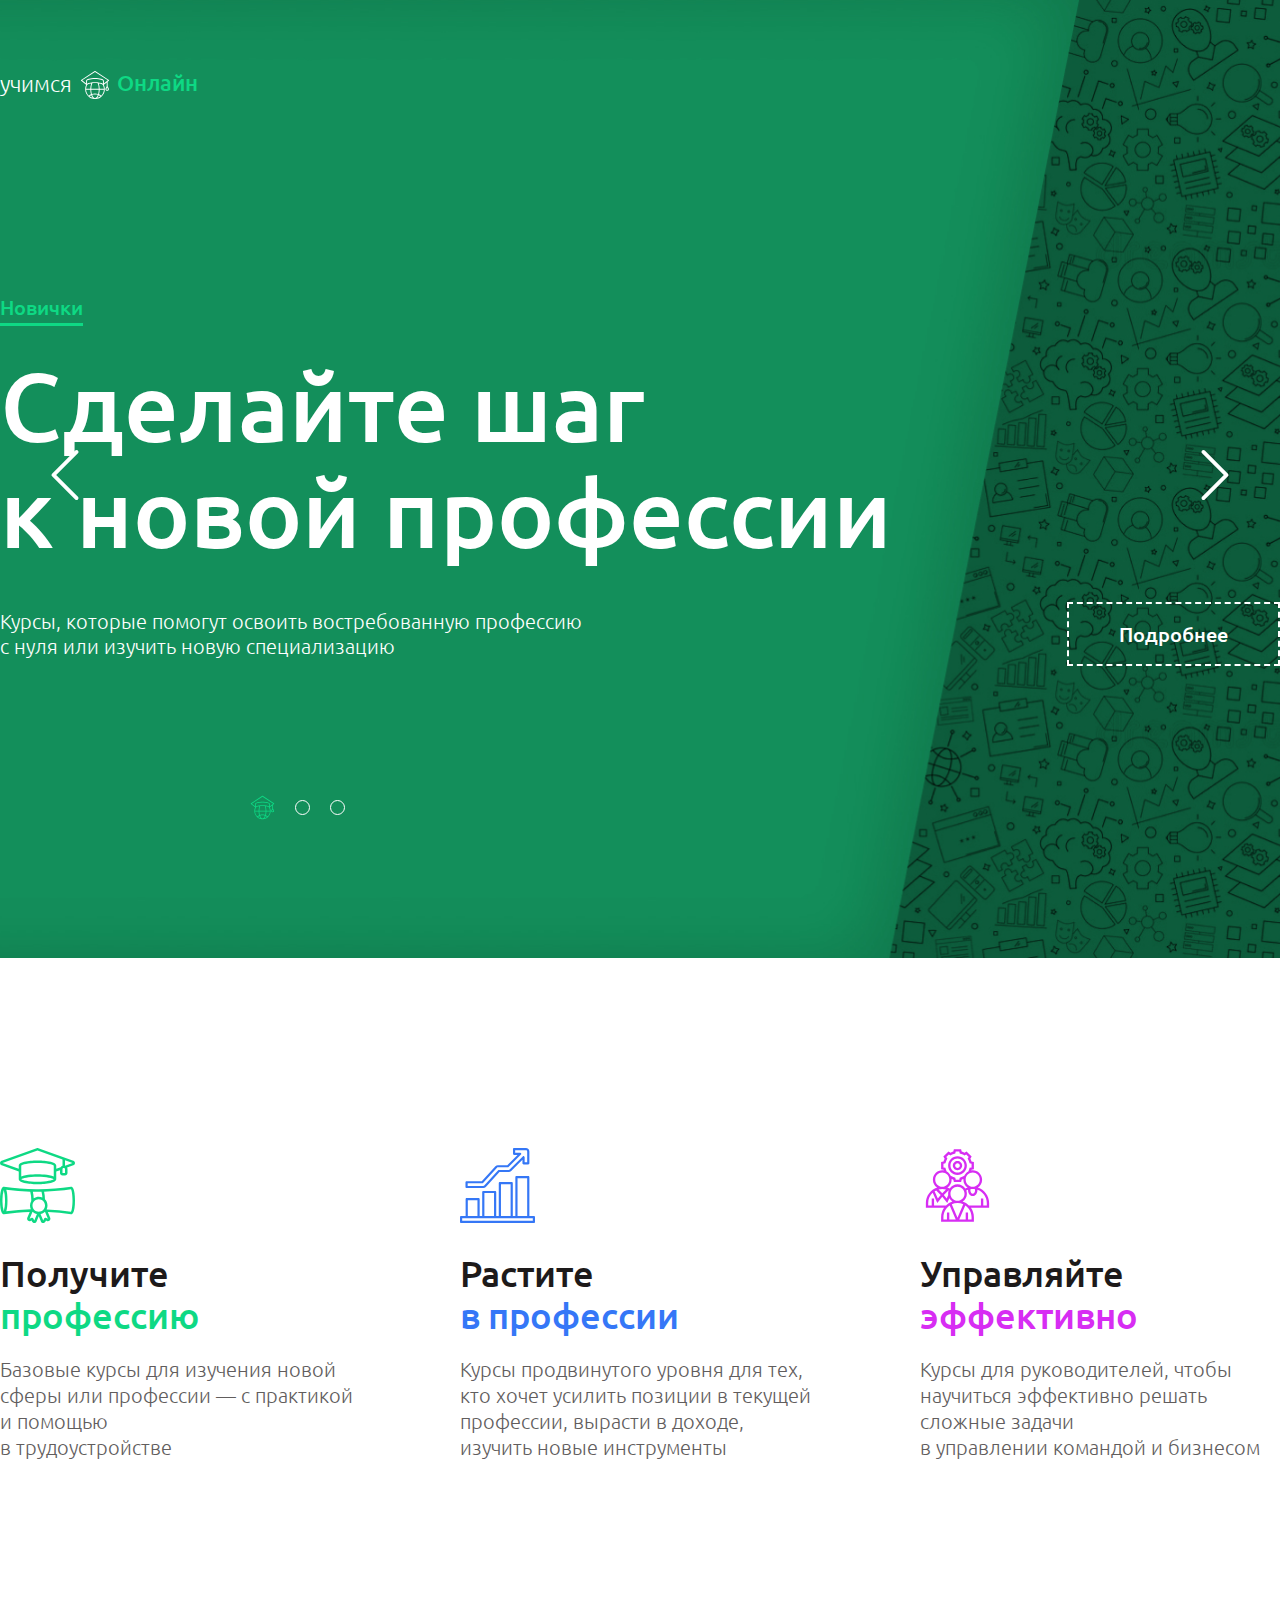
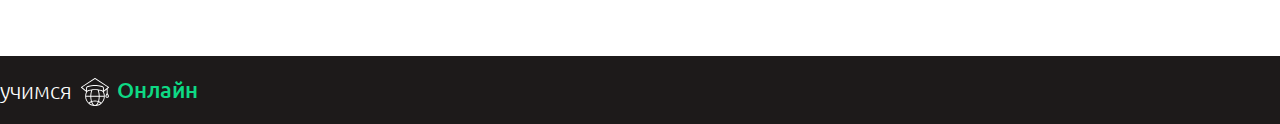
<file: work/page/index.html>
<!DOCTYPE html>
<html lang="ru">
	<head>
		<meta charset="UTF-8" />
		<meta name="description" content="Create a test work Study-Online" />
		<meta http-equiv="X-UA-Compatible" content="IE=edge" />
		<meta name="viewport" content="width=device-width, initial-scale=1.0" />

		<link rel="preconnect" href="https://fonts.googleapis.com" />
		<link rel="preconnect" href="https://fonts.gstatic.com" crossorigin />
		<link href="https://fonts.googleapis.com/css2?family=Ubuntu:wght@300;500&display=swap" rel="stylesheet" />

		<link rel="stylesheet" href="./css/styles.css" />
		<title>Study-Online</title>
	</head>
	<body>
		<div class="slider">
			<!-- slide-beginners -->
			<div class="slide slide--beginners">
				<div class="slide--container">
					<div class="slide__header">
						<a class="slide__link" href="#!">
							<div class="logo">
								<span class="logo__name">учимся</span>
								<span class="logo__icon"></span>
								<span class="logo__second-name logo--beginners">Онлайн</span>
							</div>
						</a>
					</div>
					<div class="slide__desk desk">
						<p class="desk__sub-title desk__sub-title--beginners">Новички</p>
						<p class="desk__title">
							Сделайте шаг <br />
							к новой профессии
						</p>
						<div class="desk-info">
							<p class="desk-info__text">Курсы, которые помогут освоить востребованную профессию с нуля или изучить новую специализацию</p>
							<a class="desk-info__button desk-info__button--beginners">Подробнее</a>
						</div>
					</div>
				</div>
			</div>
			<!-- slide-specialists -->
			<div class="slide slide--specialists">
				<div class="slide--container">
					<div class="slide__header">
						<a class="slide__link" href="#!">
							<div class="logo">
								<span class="logo__name">учимся</span>
								<span class="logo__icon"></span>
								<span class="logo__second-name logo--specialists">Онлайн</span>
							</div>
						</a>
					</div>
					<div class="slide__desk desk">
						<p class="desk__sub-title desk__sub-title--specialists">Специалисты</p>
						<p class="desk__title">
							Сделайте шаг <br />
							к росту карьеры
						</p>
						<div class="desk-info">
							<p class="desk-info__text">Курсы для специалистов с опытом, чтобы развиваться в профессии и открывать новые возможности в карьере</p>
							<a class="desk-info__button desk-info__button--specialists">Подробнее</a>
						</div>
					</div>
				</div>
			</div>
			<!-- slide-leaders -->
			<div class="slide slide--leaders">
				<div class="slide--container">
					<div class="slide__header">
						<a class="slide__link" href="#!">
							<div class="logo">
								<span class="logo__name">учимся</span>
								<span class="logo__icon"></span>
								<span class="logo__second-name logo--leaders">Онлайн</span>
							</div>
						</a>
					</div>
					<div class="slide__desk desk">
						<p class="desk__sub-title desk__sub-title--leaders">Руководители</p>
						<p class="desk__title">
							Сделайте шаг <br />
							к новым решениям
						</p>
						<div class="desk-info">
							<p class="desk-info__text">Курсы для руководителей, чтобы развивать управленческие навыки и растить бизнес</p>
							<a class="desk-info__button desk-info__button--leaders">Подробнее</a>
						</div>
					</div>
				</div>
			</div>
			<!-- pagination -->
			<div class="dots">
				<div class="dots-wrapper">
					<span id="dot-beginners" class="dot"></span>
					<span id="dot-specialists" class="dot"></span>
					<span id="dot-leaders" class="dot"></span>
				</div>
			</div>
			<!-- buttons -->
			<div class="btn-prev"></div>
			<div class="btn-next"></div>
		</div>

		<section class="information">
			<div class="wrapper information-sections">
				<div class="information-sections__item information-item">
					<img src="/work/page/assets/icons/information-profession.svg" alt="profession" />
					<p class="information-item__title">
						Получите<br />
						<span class="information-item__title--begginers">профессию</span>
					</p>
					<p class="information-item__desk">
						Базовые курсы для изучения новой сферы или профессии — с практикой и помощью <br />
						в трудоустройстве
					</p>
				</div>
				<div class="information-sections__item information-item">
					<img src="/work/page/assets/icons/information-graphic.svg" alt="graphic" />
					<p class="information-item__title">
						Растите<br />
						<span class="information-item__title--specialists">в профессии</span>
					</p>
					<p class="information-item__desk">Курсы продвинутого уровня для тех, кто хочет усилить позиции в текущей профессии, вырасти в доходе, изучить новые инструменты</p>
				</div>
				<div class="information-sections__item information-item">
					<img src="/work/page/assets/icons/information-lead.svg" alt="leaders" />
					<p class="information-item__title">
						Управляйте<br />
						<span class="information-item__title--leaders">эффективно</span>
					</p>
					<p class="information-item__desk">
						Курсы для руководителей, чтобы научиться эффективно решать сложные задачи <br />
						в управлении командой и бизнесом
					</p>
				</div>
			</div>
		</section>

		<footer class="footer">
			<div class="footer-wrapper wrapper">
				<a href="#!" class="footer__link">
					<div class="logo">
						<span class="logo__name">учимся</span>
						<span class="logo__icon"></span>
						<span id="logo-footer" class="logo__second-name">Онлайн</span>
					</div>
				</a>
			</div>
		</footer>

		<script type="module" src="./js/main.js"></script>
	</body>
</html>
</file>
<file: work/page/css/styles.css>
@import url("./components/normalize.css");
@import url("./components/global.css");
.slider {
  position: relative;
}

.slide {
  display: none;
}

.slide__header {
  padding-top: 70px;
}

.slide__link:hover,
.slide__link:active,
.slide__link {
  text-decoration: none;
  color: #fff;
}

.logo {
  display: -webkit-box;
  display: -ms-flexbox;
  display: flex;
  max-width: 198px;
  -webkit-box-pack: justify;
      -ms-flex-pack: justify;
          justify-content: space-between;
}

.logo .logo__name {
  font-weight: 300;
  font-size: 22px;
  line-height: 120%;
  color: #fff;
}

.logo .logo__icon {
  background: url("/work/page/assets/icons/logo.svg");
  display: inline-block;
  width: 30px;
  height: 30px;
}

.logo .logo__second-name {
  font-size: 22px;
  line-height: 120%;
}

.slide__desk {
  padding-top: 194px;
}

.desk .desk__sub-title {
  display: inline-block;
  position: relative;
  font-size: 20px;
  line-height: 120%;
  margin: 0;
}

.desk .desk__title {
  margin: 32px 0 0 0;
  font-style: normal;
  font-size: 96px;
  line-height: 110%;
  color: #fff;
}

.desk-info {
  margin-top: 26px;
  display: -webkit-box;
  display: -ms-flexbox;
  display: flex;
  -webkit-box-pack: justify;
      -ms-flex-pack: justify;
          justify-content: space-between;
  -webkit-box-align: center;
      -ms-flex-align: center;
          align-items: center;
}

.desk-info .desk-info__text {
  max-width: 585px;
  font-weight: 300;
  font-size: 20px;
  line-height: 125%;
  color: #fff;
}

.desk-info .desk-info__button {
  font-size: 20px;
  padding: 18px 50px;
  line-height: 120%;
  color: #fff;
  border: 2px dashed #fff;
  cursor: pointer;
}

.btn-prev {
  background: url("/work/page/assets/icons/slider-left.svg");
  position: absolute;
  top: 47%;
  left: 4%;
  width: 28px;
  height: 50px;
  cursor: pointer;
}

.btn-prev:hover {
  background: url("/work/page/assets/icons/slider-left--hover.svg");
  width: 48px;
  height: 50px;
  left: 3%;
  -webkit-transition: 0.5s;
  transition: 0.5s;
}

.btn-next {
  background: url("/work/page/assets/icons/slider-right.svg");
  position: absolute;
  top: 47%;
  right: 4%;
  width: 28px;
  height: 50px;
  cursor: pointer;
}

.btn-next:hover {
  background: url("/work/page/assets/icons/slider-right--hover.svg");
  width: 48px;
  height: 50px;
  right: 3%;
  -webkit-transition: 0.6s;
  transition: 0.6s;
}

.dots {
  position: absolute;
  bottom: 138px;
  left: 250px;
}

.dots-wrapper {
  display: -webkit-box;
  display: -ms-flexbox;
  display: flex;
  -webkit-box-pack: justify;
      -ms-flex-pack: justify;
          justify-content: space-between;
  -webkit-box-align: center;
      -ms-flex-align: center;
          align-items: center;
  width: 95px;
}

.dot {
  background: url("/work/page/assets/icons/dot-null.svg");
  display: inline-block;
  width: 15px;
  height: 15px;
  cursor: pointer;
}

.dot--active {
  background: url("/work/page/assets/icons/dot-beginners.svg");
  display: inline-block;
  width: 25px;
  height: 25px;
}

.dot--beginners {
  background: url("/work/page/assets/icons/dot-beginners.svg");
  display: inline-block;
  width: 25px;
  height: 25px;
}

.dot--specialists {
  background: url("/work/page/assets/icons/dot-specialists.svg");
  display: inline-block;
  width: 25px;
  height: 25px;
}

.dot--leaders {
  background: url("/work/page/assets/icons/dot-leaders.svg");
  display: inline-block;
  width: 25px;
  height: 25px;
}

.slide--active {
  display: block;
}

.desk-info__button:hover {
  background: #fff;
}

.slide--beginners {
  position: relative;
  background: url("/work/page/assets/images/beginners/background.jpg");
  background-size: cover;
  background-position: center;
  background-repeat: no-repeat;
  padding-bottom: 279px;
}

.logo--beginners {
  color: #0ed984;
}

.desk__sub-title--beginners {
  color: #0ed984;
}

.desk__sub-title--beginners::after {
  content: '';
  position: absolute;
  bottom: -7px;
  right: 0;
  background: #0ed984;
  width: 100%;
  height: 3px;
}

.desk-info__button--beginners:hover {
  color: #0ed984;
}

.slide--specialists {
  position: relative;
  background: url("/work/page/assets/images/specialists/background.jpg");
  background-size: cover;
  background-position: center;
  background-repeat: no-repeat;
  padding-bottom: 279px;
}

.logo--specialists {
  color: #3577f7;
}

.desk__sub-title--specialists {
  color: #3577f7;
}

.desk__sub-title--specialists::after {
  content: '';
  position: absolute;
  bottom: -7px;
  right: 0;
  background: #3577f7;
  width: 100%;
  height: 3px;
}

.desk-info__button--specialists:hover {
  color: #3577f7;
}

.slide--leaders {
  position: relative;
  background: url("/work/page/assets/images/leaders/background.jpg");
  background-size: cover;
  background-position: center;
  background-repeat: no-repeat;
  padding-bottom: 279px;
}

.logo--leaders {
  color: #d72df3;
}

.desk__sub-title--leaders {
  color: #d72df3;
}

.desk__sub-title--leaders::after {
  content: '';
  position: absolute;
  bottom: -7px;
  right: 0;
  background: #d72df3;
  width: 100%;
  height: 3px;
}

.desk-info__button--leaders:hover {
  color: #d72df3;
}

.information {
  padding: 190px 0 196px 0;
}

.information-sections {
  display: -webkit-box;
  display: -ms-flexbox;
  display: flex;
}

.information-item {
  margin-right: 100px;
}

.information-item:nth-child(3) {
  margin-right: 0px;
}

.information-item .information-item__desk {
  max-width: 450px;
  margin: 20px 0 0 0;
  font-weight: 300;
  font-size: 20px;
  line-height: 130%;
  color: #615d5d;
}

.information-item__title {
  margin: 25px 0 0 0;
  font-size: 36px;
  line-height: 115%;
  color: #1d1a1a;
}

.information-item__title--begginers {
  color: #0ed984;
}

.information-item__title--specialists {
  color: #3577f7;
}

.information-item__title--leaders {
  color: #d72df3;
}

.footer {
  background: #1d1a1a;
}

.footer__link:hover,
.footer__link:active,
.footer__link {
  text-decoration: none;
  color: #fff;
}

.footer-wrapper {
  padding: 21px 0 17px 0;
}
/*# sourceMappingURL=styles.css.map */
</file>
